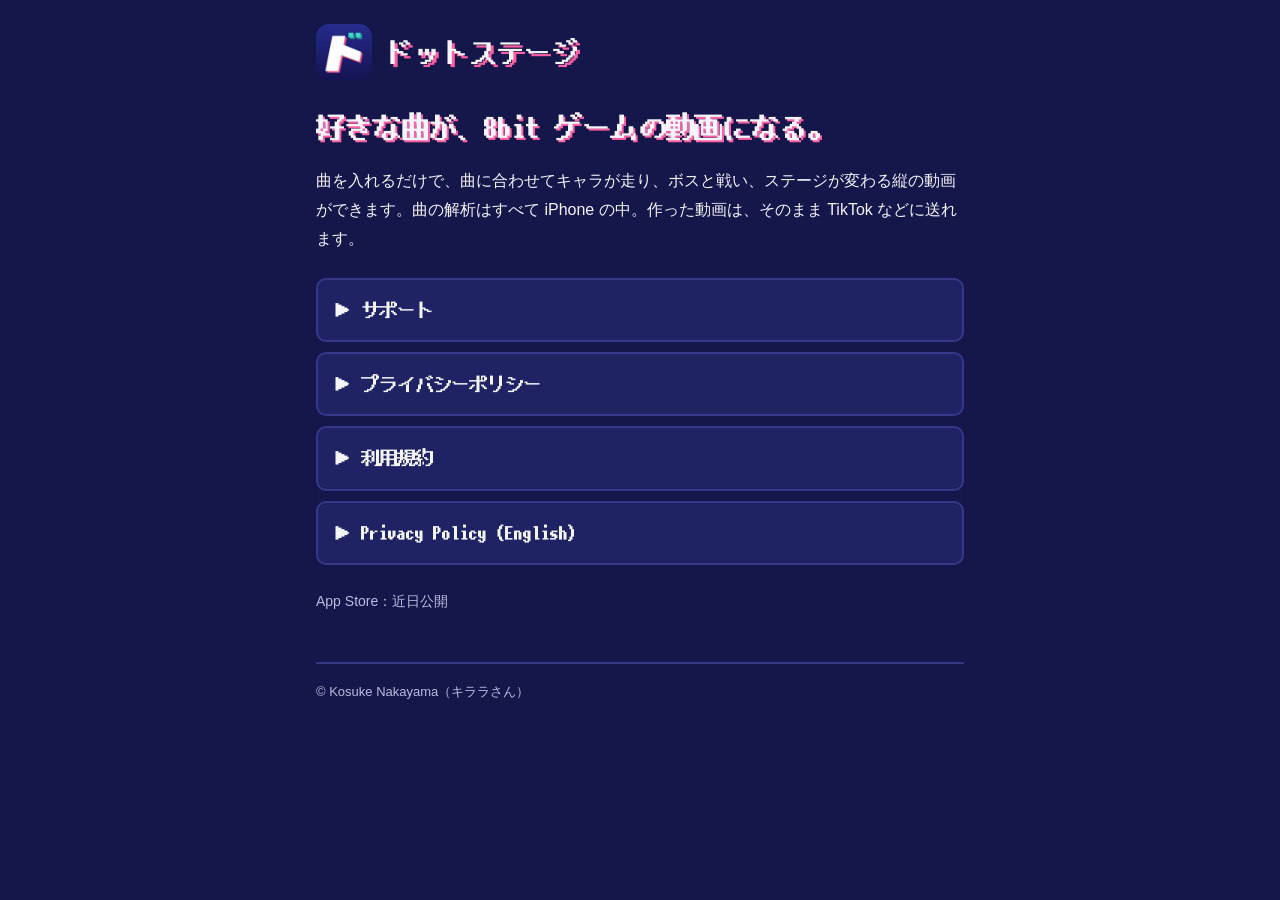
<file: index.html>
<!doctype html>
<html lang="ja">
<head>
<meta charset="utf-8">
<meta name="viewport" content="width=device-width, initial-scale=1">
<title>ドットステージ</title>
<meta name="description" content="好きな曲が 8bit ゲームの動画になる iPhone アプリ">
<link rel="stylesheet" href="style.css">
<link rel="icon" href="icon.png">
</head>
<body>
<div class="wrap">
<header><img src="icon.png" alt=""><span class="logo">ドットステージ</span></header>

<h1>好きな曲が、8bit ゲームの動画になる。</h1>
<p>曲を入れるだけで、曲に合わせてキャラが走り、ボスと戦い、ステージが変わる縦の動画ができます。曲の解析はすべて iPhone の中。作った動画は、そのまま TikTok などに送れます。</p>

<nav class="pages">
<a href="support.html">▶ サポート</a>
<a href="privacy.html">▶ プライバシーポリシー</a>
<a href="terms.html">▶ 利用規約</a>
<a href="privacy-en.html" lang="en">▶ Privacy Policy (English)</a>
</nav>

<p class="sub">App Store：近日公開</p>

<footer><span>© Kosuke Nakayama（キララさん）</span></footer>
</div>
</body>
</html>
</file>
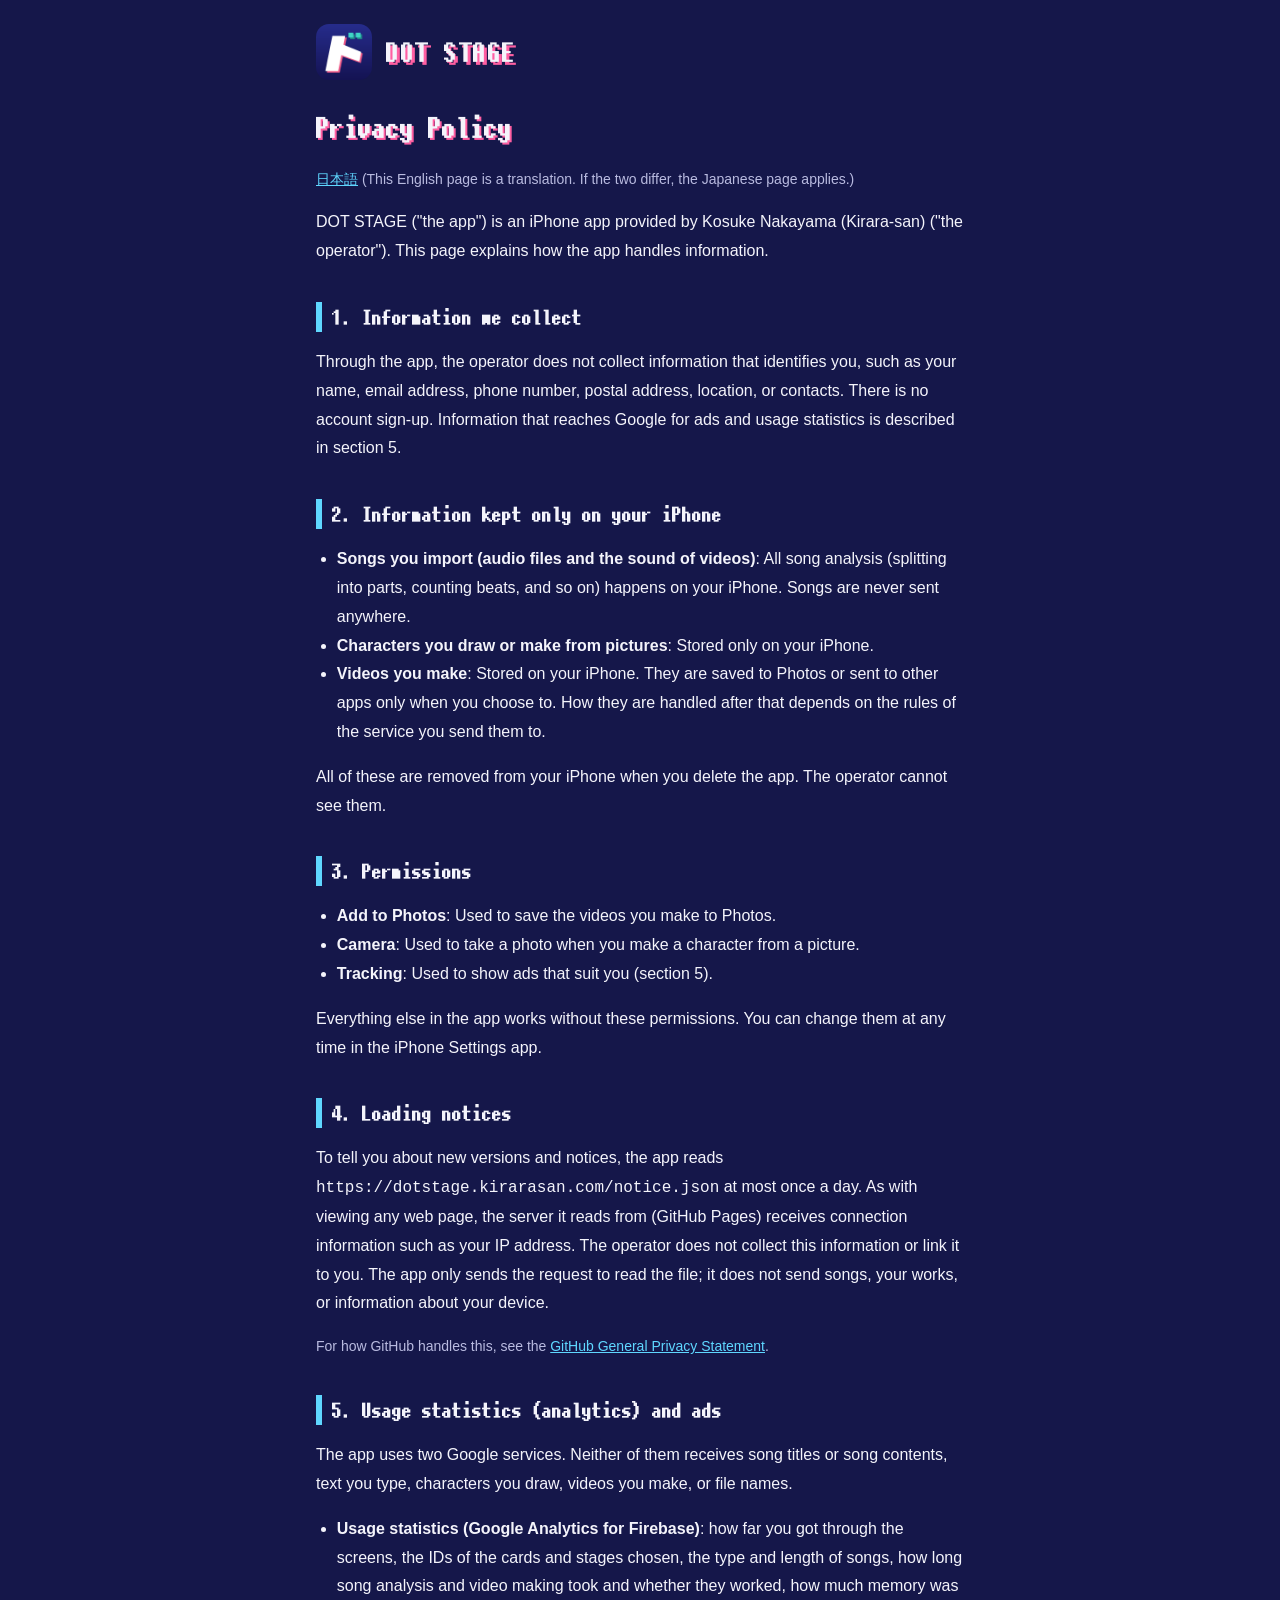
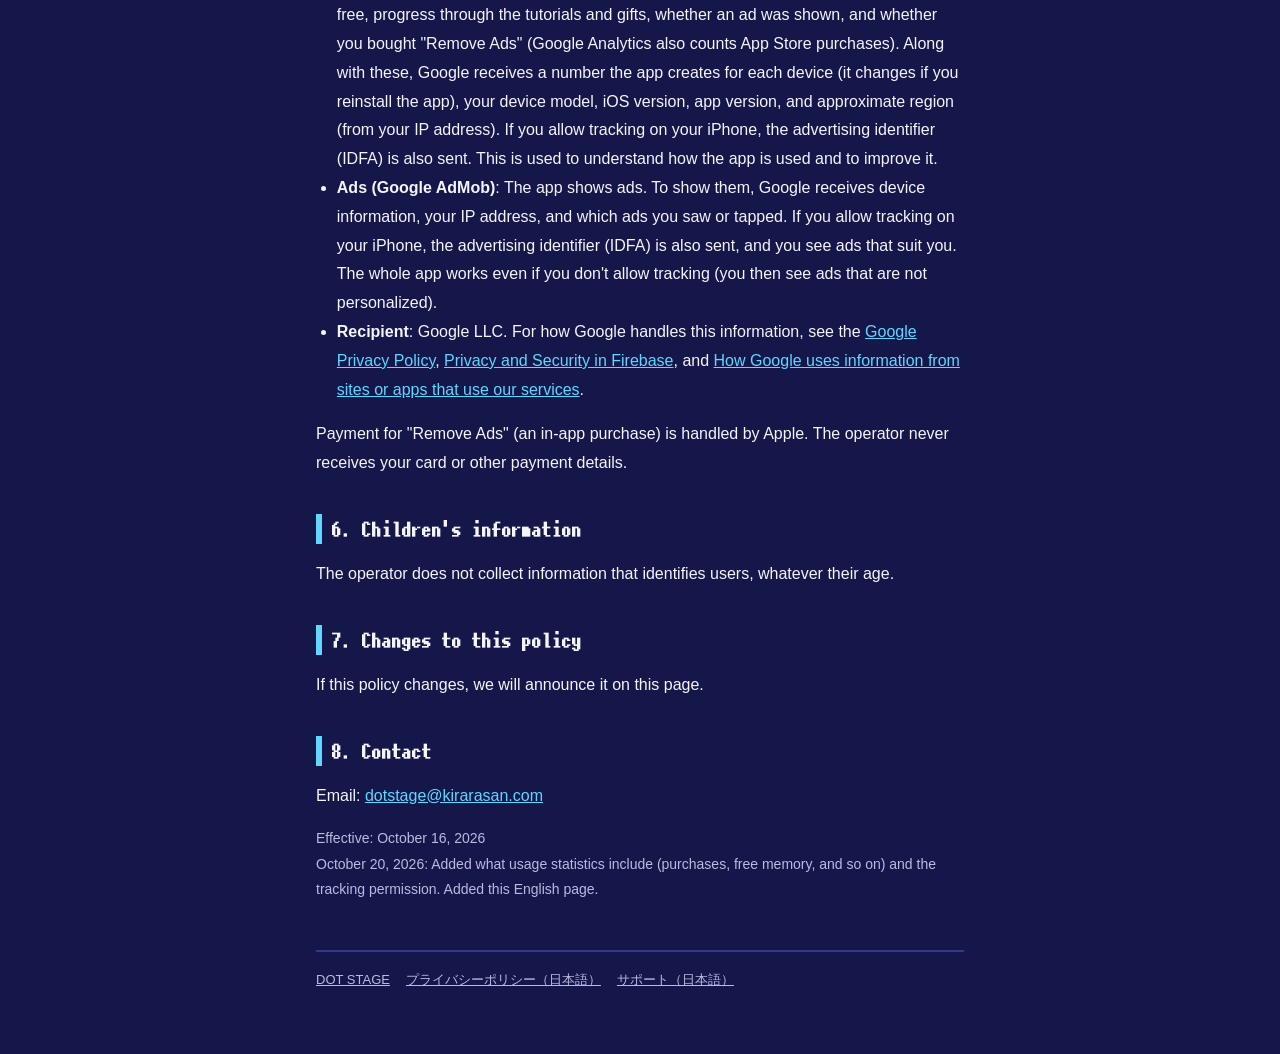
<file: privacy-en.html>
<!doctype html>
<html lang="en">
<head>
<meta charset="utf-8">
<meta name="viewport" content="width=device-width, initial-scale=1">
<title>Privacy Policy | DOT STAGE</title>
<link rel="stylesheet" href="style.css">
<link rel="icon" href="icon.png">
</head>
<body>
<div class="wrap">
<header><a href="./"><img src="icon.png" alt=""><span class="logo">DOT STAGE</span></a></header>

<h1>Privacy Policy</h1>
<p class="sub"><a href="privacy.html" lang="ja">日本語</a> (This English page is a translation. If the two differ, the Japanese page applies.)</p>
<p>DOT STAGE ("the app") is an iPhone app provided by Kosuke Nakayama (Kirara-san) ("the operator"). This page explains how the app handles information.</p>

<h2>1. Information we collect</h2>
<p>Through the app, the operator does not collect information that identifies you, such as your name, email address, phone number, postal address, location, or contacts. There is no account sign-up. Information that reaches Google for ads and usage statistics is described in section 5.</p>

<h2>2. Information kept only on your iPhone</h2>
<ul>
<li><b>Songs you import (audio files and the sound of videos)</b>: All song analysis (splitting into parts, counting beats, and so on) happens on your iPhone. Songs are never sent anywhere.</li>
<li><b>Characters you draw or make from pictures</b>: Stored only on your iPhone.</li>
<li><b>Videos you make</b>: Stored on your iPhone. They are saved to Photos or sent to other apps only when you choose to. How they are handled after that depends on the rules of the service you send them to.</li>
</ul>
<p>All of these are removed from your iPhone when you delete the app. The operator cannot see them.</p>

<h2>3. Permissions</h2>
<ul>
<li><b>Add to Photos</b>: Used to save the videos you make to Photos.</li>
<li><b>Camera</b>: Used to take a photo when you make a character from a picture.</li>
<li><b>Tracking</b>: Used to show ads that suit you (section 5).</li>
</ul>
<p>Everything else in the app works without these permissions. You can change them at any time in the iPhone Settings app.</p>

<h2>4. Loading notices</h2>
<p>To tell you about new versions and notices, the app reads <code>https://dotstage.kirarasan.com/notice.json</code> at most once a day. As with viewing any web page, the server it reads from (GitHub Pages) receives connection information such as your IP address. The operator does not collect this information or link it to you. The app only sends the request to read the file; it does not send songs, your works, or information about your device.</p>
<p class="sub">For how GitHub handles this, see the <a href="https://docs.github.com/en/site-policy/privacy-policies/github-general-privacy-statement">GitHub General Privacy Statement</a>.</p>

<h2>5. Usage statistics (analytics) and ads</h2>
<p>The app uses two Google services. Neither of them receives song titles or song contents, text you type, characters you draw, videos you make, or file names.</p>
<ul>
<li><b>Usage statistics (Google Analytics for Firebase)</b>: how far you got through the screens, the IDs of the cards and stages chosen, the type and length of songs, how long song analysis and video making took and whether they worked, how much memory was free, progress through the tutorials and gifts, whether an ad was shown, and whether you bought "Remove Ads" (Google Analytics also counts App Store purchases). Along with these, Google receives a number the app creates for each device (it changes if you reinstall the app), your device model, iOS version, app version, and approximate region (from your IP address). If you allow tracking on your iPhone, the advertising identifier (IDFA) is also sent. This is used to understand how the app is used and to improve it.</li>
<li><b>Ads (Google AdMob)</b>: The app shows ads. To show them, Google receives device information, your IP address, and which ads you saw or tapped. If you allow tracking on your iPhone, the advertising identifier (IDFA) is also sent, and you see ads that suit you. The whole app works even if you don't allow tracking (you then see ads that are not personalized).</li>
<li><b>Recipient</b>: Google LLC. For how Google handles this information, see the <a href="https://policies.google.com/privacy?hl=en">Google Privacy Policy</a>, <a href="https://firebase.google.com/support/privacy?hl=en">Privacy and Security in Firebase</a>, and <a href="https://policies.google.com/technologies/partner-sites?hl=en">How Google uses information from sites or apps that use our services</a>.</li>
</ul>
<p>Payment for "Remove Ads" (an in-app purchase) is handled by Apple. The operator never receives your card or other payment details.</p>

<h2>6. Children's information</h2>
<p>The operator does not collect information that identifies users, whatever their age.</p>

<h2>7. Changes to this policy</h2>
<p>If this policy changes, we will announce it on this page.</p>

<h2>8. Contact</h2>
<p>Email: <a href="mailto:dotstage@kirarasan.com">dotstage@kirarasan.com</a></p>

<p class="sub">Effective: October 16, 2026<br>October 20, 2026: Added what usage statistics include (purchases, free memory, and so on) and the tracking permission. Added this English page.</p>

<footer><a href="./">DOT STAGE</a><a href="privacy.html" lang="ja">プライバシーポリシー（日本語）</a><a href="support.html" lang="ja">サポート（日本語）</a></footer>
</div>
</body>
</html>
</file>
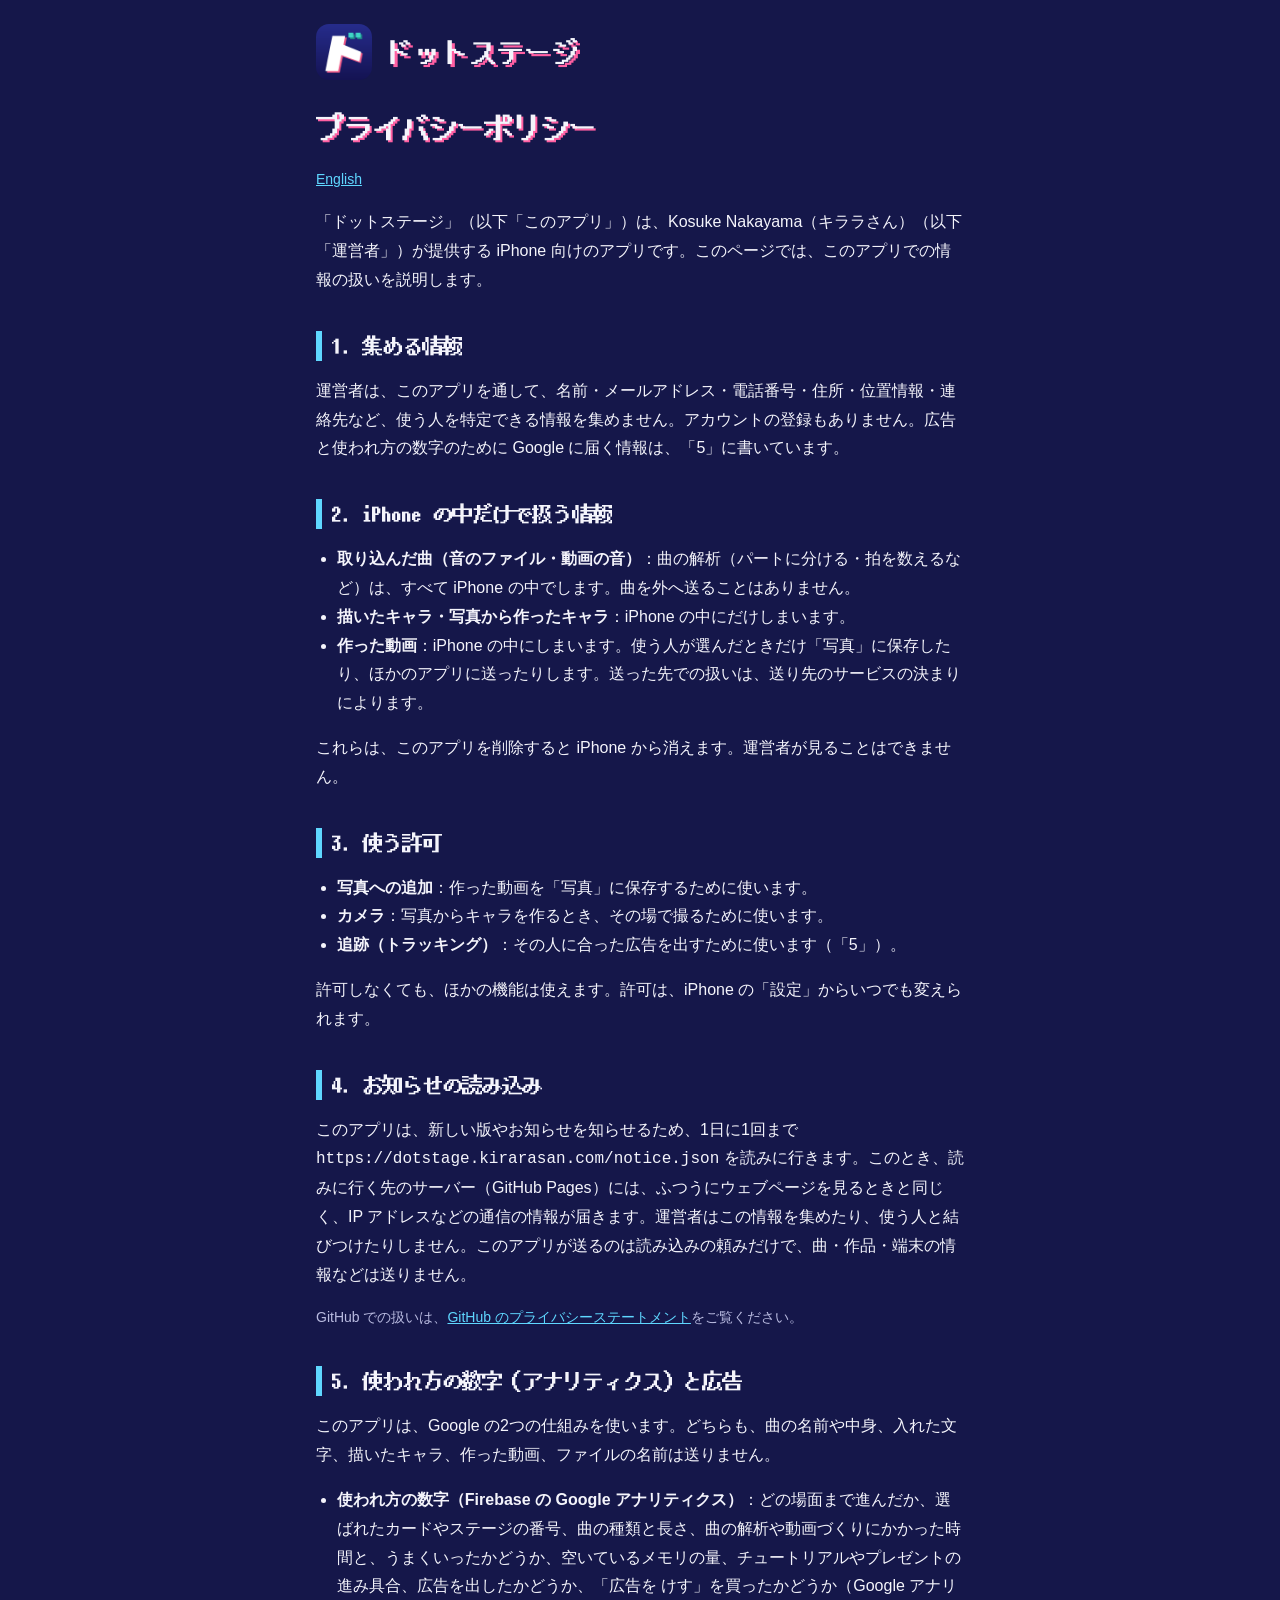
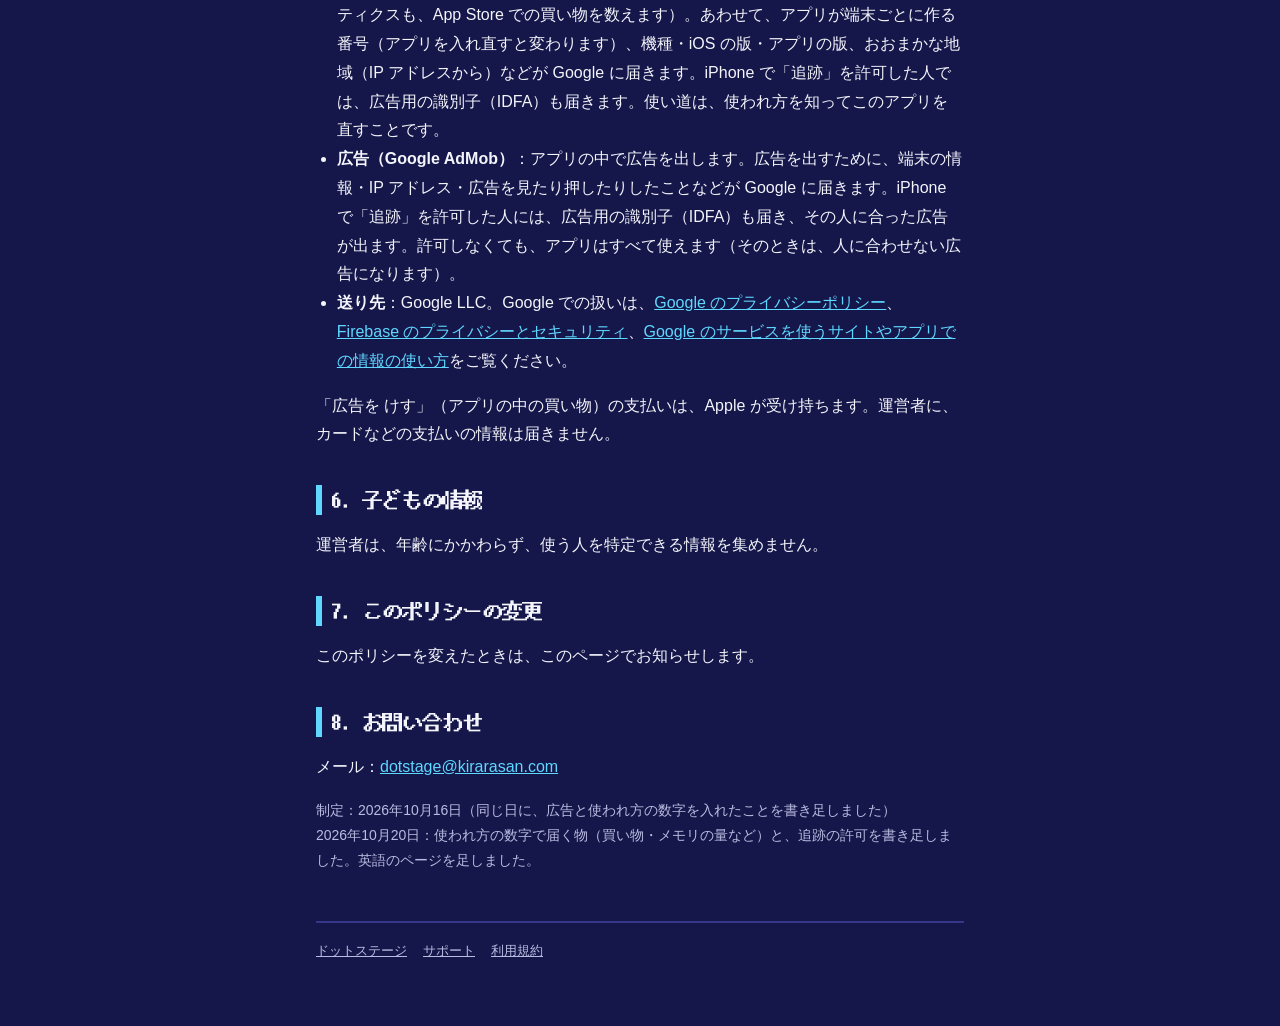
<file: privacy.html>
<!doctype html>
<html lang="ja">
<head>
<meta charset="utf-8">
<meta name="viewport" content="width=device-width, initial-scale=1">
<title>プライバシーポリシー | ドットステージ</title>
<link rel="stylesheet" href="style.css">
<link rel="icon" href="icon.png">
</head>
<body>
<div class="wrap">
<header><a href="./"><img src="icon.png" alt=""><span class="logo">ドットステージ</span></a></header>

<h1>プライバシーポリシー</h1>
<p class="sub"><a href="privacy-en.html" lang="en">English</a></p>
<p>「ドットステージ」（以下「このアプリ」）は、Kosuke Nakayama（キララさん）（以下「運営者」）が提供する iPhone 向けのアプリです。このページでは、このアプリでの情報の扱いを説明します。</p>

<h2>1. 集める情報</h2>
<p>運営者は、このアプリを通して、名前・メールアドレス・電話番号・住所・位置情報・連絡先など、使う人を特定できる情報を集めません。アカウントの登録もありません。広告と使われ方の数字のために Google に届く情報は、「5」に書いています。</p>

<h2>2. iPhone の中だけで扱う情報</h2>
<ul>
<li><b>取り込んだ曲（音のファイル・動画の音）</b>：曲の解析（パートに分ける・拍を数えるなど）は、すべて iPhone の中でします。曲を外へ送ることはありません。</li>
<li><b>描いたキャラ・写真から作ったキャラ</b>：iPhone の中にだけしまいます。</li>
<li><b>作った動画</b>：iPhone の中にしまいます。使う人が選んだときだけ「写真」に保存したり、ほかのアプリに送ったりします。送った先での扱いは、送り先のサービスの決まりによります。</li>
</ul>
<p>これらは、このアプリを削除すると iPhone から消えます。運営者が見ることはできません。</p>

<h2>3. 使う許可</h2>
<ul>
<li><b>写真への追加</b>：作った動画を「写真」に保存するために使います。</li>
<li><b>カメラ</b>：写真からキャラを作るとき、その場で撮るために使います。</li>
<li><b>追跡（トラッキング）</b>：その人に合った広告を出すために使います（「5」）。</li>
</ul>
<p>許可しなくても、ほかの機能は使えます。許可は、iPhone の「設定」からいつでも変えられます。</p>

<h2>4. お知らせの読み込み</h2>
<p>このアプリは、新しい版やお知らせを知らせるため、1日に1回まで <code>https://dotstage.kirarasan.com/notice.json</code> を読みに行きます。このとき、読みに行く先のサーバー（GitHub Pages）には、ふつうにウェブページを見るときと同じく、IP アドレスなどの通信の情報が届きます。運営者はこの情報を集めたり、使う人と結びつけたりしません。このアプリが送るのは読み込みの頼みだけで、曲・作品・端末の情報などは送りません。</p>
<p class="sub">GitHub での扱いは、<a href="https://docs.github.com/ja/site-policy/privacy-policies/github-general-privacy-statement">GitHub のプライバシーステートメント</a>をご覧ください。</p>

<h2>5. 使われ方の数字（アナリティクス）と広告</h2>
<p>このアプリは、Google の2つの仕組みを使います。どちらも、曲の名前や中身、入れた文字、描いたキャラ、作った動画、ファイルの名前は送りません。</p>
<ul>
<li><b>使われ方の数字（Firebase の Google アナリティクス）</b>：どの場面まで進んだか、選ばれたカードやステージの番号、曲の種類と長さ、曲の解析や動画づくりにかかった時間と、うまくいったかどうか、空いているメモリの量、チュートリアルやプレゼントの進み具合、広告を出したかどうか、「広告を けす」を買ったかどうか（Google アナリティクスも、App Store での買い物を数えます）。あわせて、アプリが端末ごとに作る番号（アプリを入れ直すと変わります）、機種・iOS の版・アプリの版、おおまかな地域（IP アドレスから）などが Google に届きます。iPhone で「追跡」を許可した人では、広告用の識別子（IDFA）も届きます。使い道は、使われ方を知ってこのアプリを直すことです。</li>
<li><b>広告（Google AdMob）</b>：アプリの中で広告を出します。広告を出すために、端末の情報・IP アドレス・広告を見たり押したりしたことなどが Google に届きます。iPhone で「追跡」を許可した人には、広告用の識別子（IDFA）も届き、その人に合った広告が出ます。許可しなくても、アプリはすべて使えます（そのときは、人に合わせない広告になります）。</li>
<li><b>送り先</b>：Google LLC。Google での扱いは、<a href="https://policies.google.com/privacy?hl=ja">Google のプライバシーポリシー</a>、<a href="https://firebase.google.com/support/privacy?hl=ja">Firebase のプライバシーとセキュリティ</a>、<a href="https://policies.google.com/technologies/partner-sites?hl=ja">Google のサービスを使うサイトやアプリでの情報の使い方</a>をご覧ください。</li>
</ul>
<p>「広告を けす」（アプリの中の買い物）の支払いは、Apple が受け持ちます。運営者に、カードなどの支払いの情報は届きません。</p>

<h2>6. 子どもの情報</h2>
<p>運営者は、年齢にかかわらず、使う人を特定できる情報を集めません。</p>

<h2>7. このポリシーの変更</h2>
<p>このポリシーを変えたときは、このページでお知らせします。</p>

<h2>8. お問い合わせ</h2>
<p>メール：<a href="mailto:dotstage@kirarasan.com">dotstage@kirarasan.com</a></p>

<p class="sub">制定：2026年10月16日（同じ日に、広告と使われ方の数字を入れたことを書き足しました）<br>2026年10月20日：使われ方の数字で届く物（買い物・メモリの量など）と、追跡の許可を書き足しました。英語のページを足しました。</p>

<footer><a href="./">ドットステージ</a><a href="support.html">サポート</a><a href="terms.html">利用規約</a></footer>
</div>
</body>
</html>
</file>
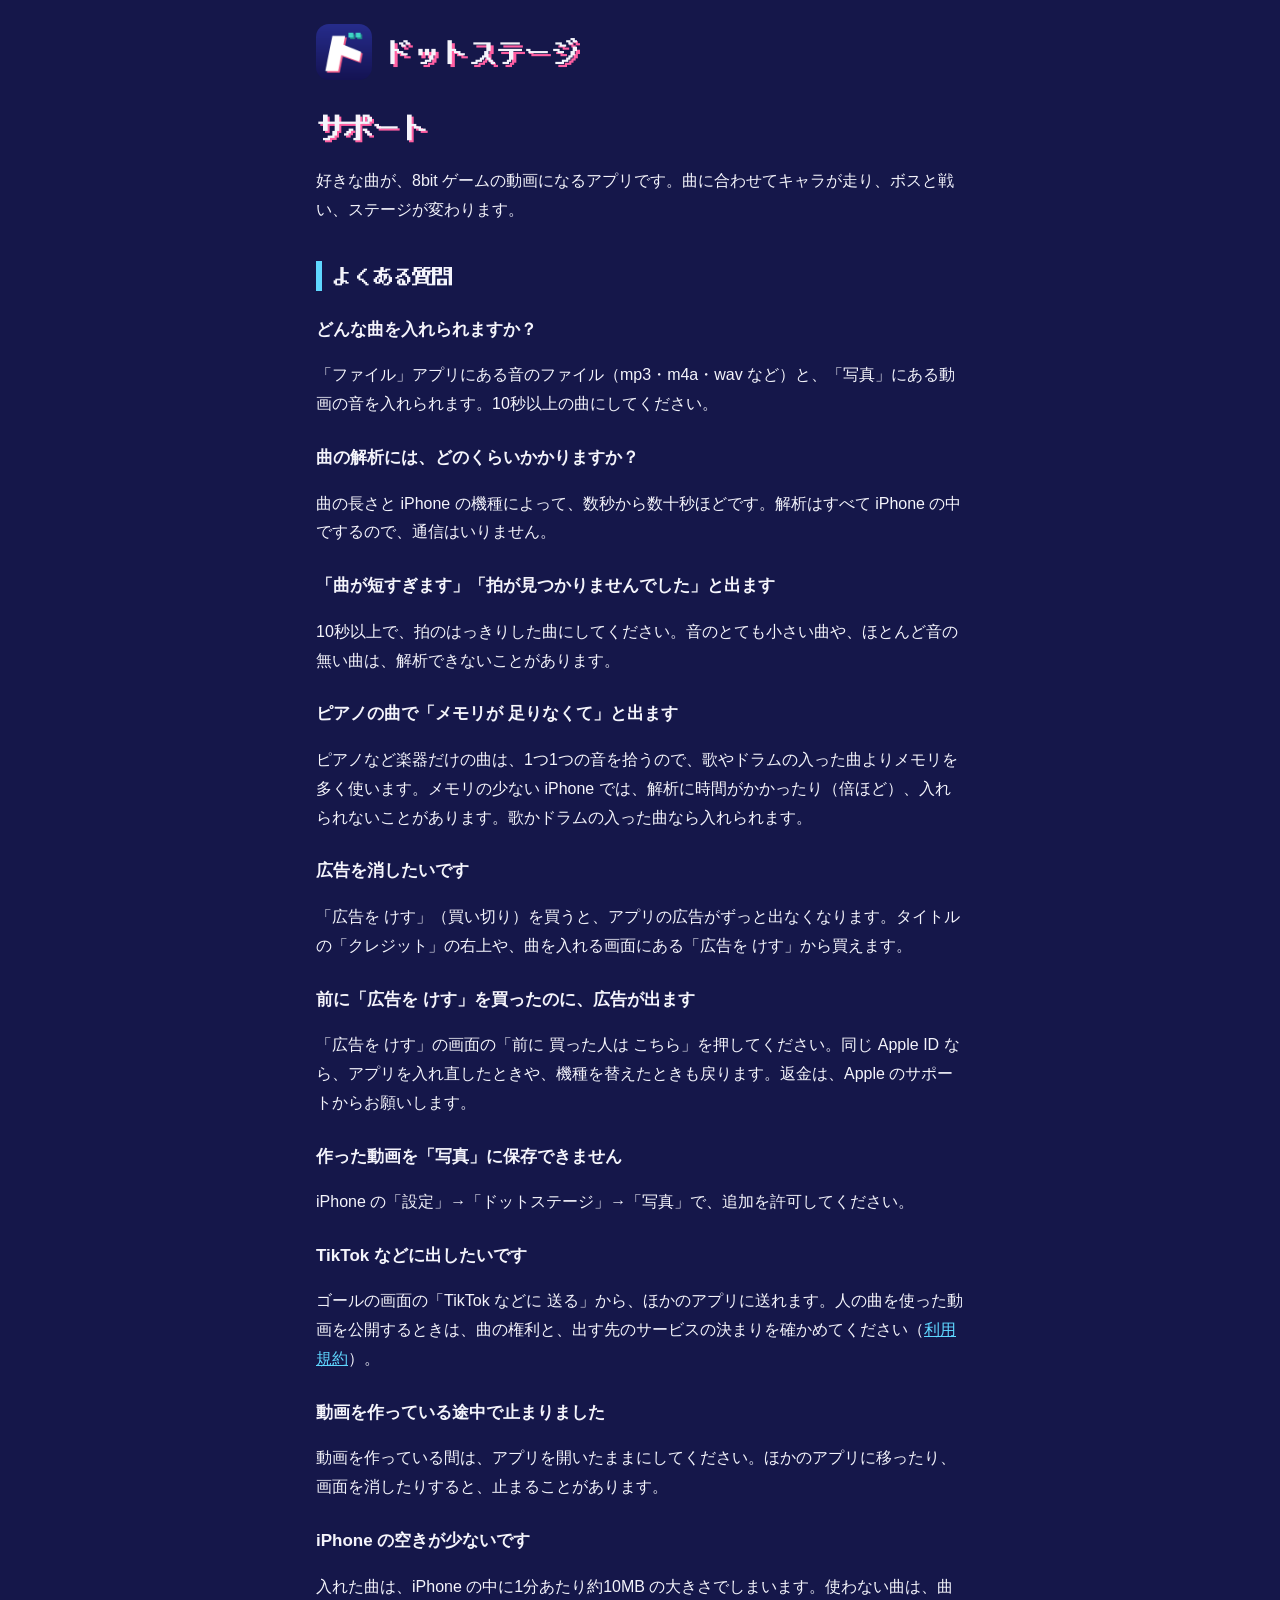
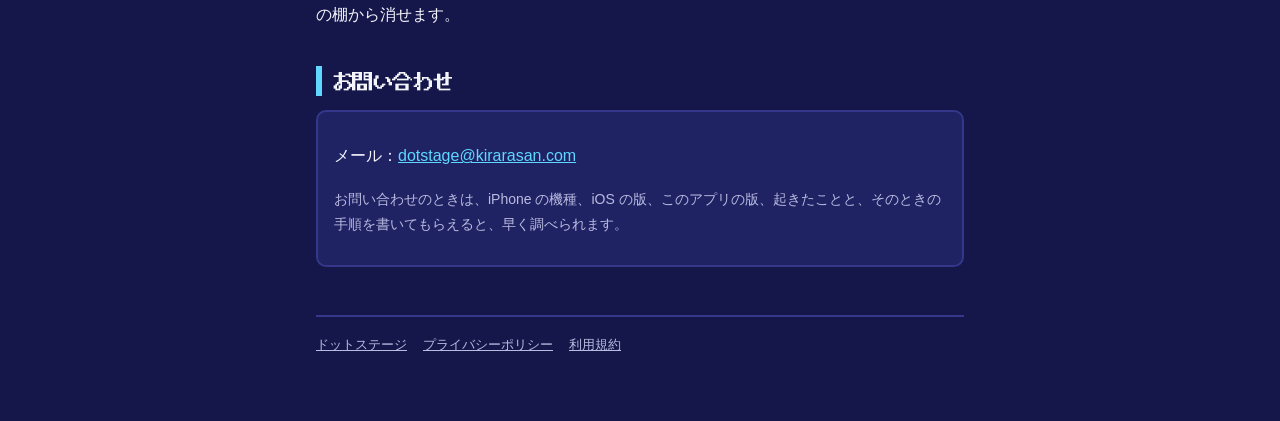
<file: support.html>
<!doctype html>
<html lang="ja">
<head>
<meta charset="utf-8">
<meta name="viewport" content="width=device-width, initial-scale=1">
<title>サポート | ドットステージ</title>
<link rel="stylesheet" href="style.css">
<link rel="icon" href="icon.png">
</head>
<body>
<div class="wrap">
<header><a href="./"><img src="icon.png" alt=""><span class="logo">ドットステージ</span></a></header>

<h1>サポート</h1>
<p>好きな曲が、8bit ゲームの動画になるアプリです。曲に合わせてキャラが走り、ボスと戦い、ステージが変わります。</p>

<h2>よくある質問</h2>

<h3>どんな曲を入れられますか？</h3>
<p>「ファイル」アプリにある音のファイル（mp3・m4a・wav など）と、「写真」にある動画の音を入れられます。10秒以上の曲にしてください。</p>

<h3>曲の解析には、どのくらいかかりますか？</h3>
<p>曲の長さと iPhone の機種によって、数秒から数十秒ほどです。解析はすべて iPhone の中でするので、通信はいりません。</p>

<h3>「曲が短すぎます」「拍が見つかりませんでした」と出ます</h3>
<p>10秒以上で、拍のはっきりした曲にしてください。音のとても小さい曲や、ほとんど音の無い曲は、解析できないことがあります。</p>

<h3>ピアノの曲で「メモリが 足りなくて」と出ます</h3>
<p>ピアノなど楽器だけの曲は、1つ1つの音を拾うので、歌やドラムの入った曲よりメモリを多く使います。メモリの少ない iPhone では、解析に時間がかかったり（倍ほど）、入れられないことがあります。歌かドラムの入った曲なら入れられます。</p>

<h3>広告を消したいです</h3>
<p>「広告を けす」（買い切り）を買うと、アプリの広告がずっと出なくなります。タイトルの「クレジット」の右上や、曲を入れる画面にある「広告を けす」から買えます。</p>

<h3>前に「広告を けす」を買ったのに、広告が出ます</h3>
<p>「広告を けす」の画面の「前に 買った人は こちら」を押してください。同じ Apple ID なら、アプリを入れ直したときや、機種を替えたときも戻ります。返金は、Apple のサポートからお願いします。</p>

<h3>作った動画を「写真」に保存できません</h3>
<p>iPhone の「設定」→「ドットステージ」→「写真」で、追加を許可してください。</p>

<h3>TikTok などに出したいです</h3>
<p>ゴールの画面の「TikTok などに 送る」から、ほかのアプリに送れます。人の曲を使った動画を公開するときは、曲の権利と、出す先のサービスの決まりを確かめてください（<a href="terms.html">利用規約</a>）。</p>

<h3>動画を作っている途中で止まりました</h3>
<p>動画を作っている間は、アプリを開いたままにしてください。ほかのアプリに移ったり、画面を消したりすると、止まることがあります。</p>

<h3>iPhone の空きが少ないです</h3>
<p>入れた曲は、iPhone の中に1分あたり約10MB の大きさでしまいます。使わない曲は、曲の棚から消せます。</p>

<h2>お問い合わせ</h2>
<div class="card">
<p>メール：<a href="mailto:dotstage@kirarasan.com">dotstage@kirarasan.com</a></p>
<p class="sub">お問い合わせのときは、iPhone の機種、iOS の版、このアプリの版、起きたことと、そのときの手順を書いてもらえると、早く調べられます。</p>
</div>

<footer><a href="./">ドットステージ</a><a href="privacy.html">プライバシーポリシー</a><a href="terms.html">利用規約</a></footer>
</div>
</body>
</html>
</file>
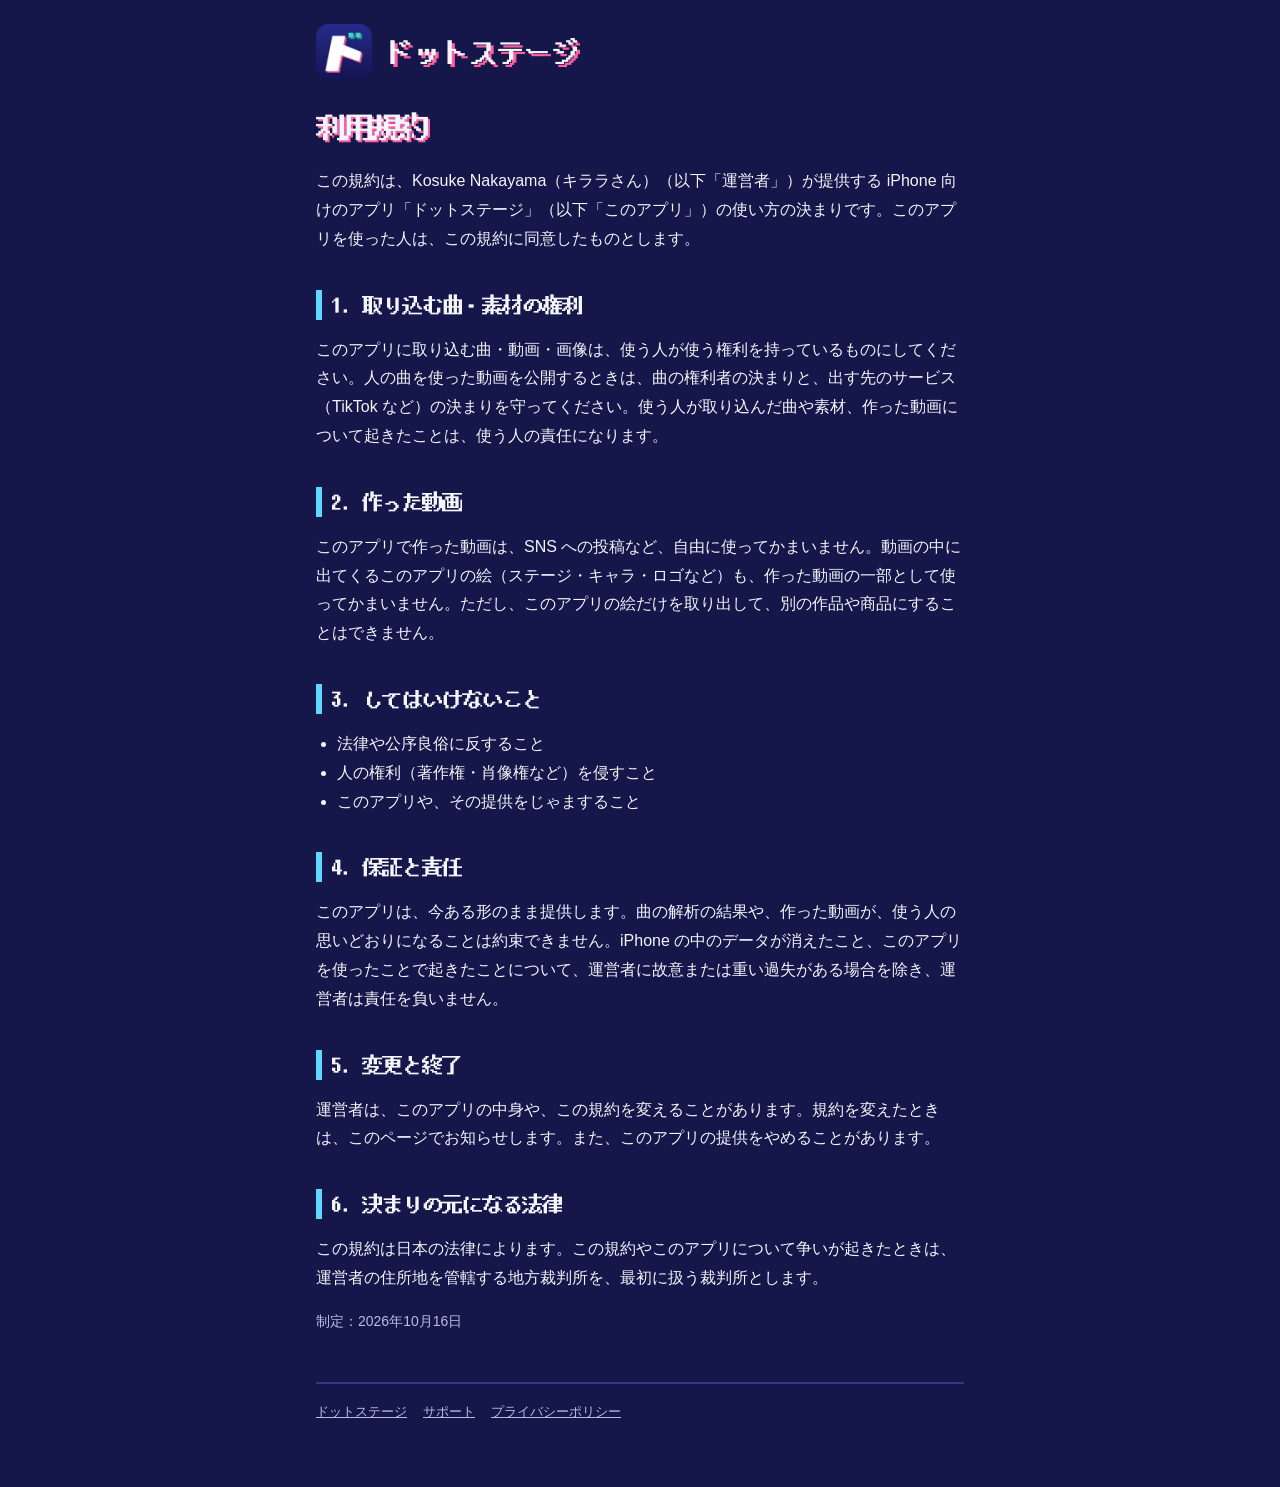
<file: terms.html>
<!doctype html>
<html lang="ja">
<head>
<meta charset="utf-8">
<meta name="viewport" content="width=device-width, initial-scale=1">
<title>利用規約 | ドットステージ</title>
<link rel="stylesheet" href="style.css">
<link rel="icon" href="icon.png">
</head>
<body>
<div class="wrap">
<header><a href="./"><img src="icon.png" alt=""><span class="logo">ドットステージ</span></a></header>

<h1>利用規約</h1>
<p>この規約は、Kosuke Nakayama（キララさん）（以下「運営者」）が提供する iPhone 向けのアプリ「ドットステージ」（以下「このアプリ」）の使い方の決まりです。このアプリを使った人は、この規約に同意したものとします。</p>

<h2>1. 取り込む曲・素材の権利</h2>
<p>このアプリに取り込む曲・動画・画像は、使う人が使う権利を持っているものにしてください。人の曲を使った動画を公開するときは、曲の権利者の決まりと、出す先のサービス（TikTok など）の決まりを守ってください。使う人が取り込んだ曲や素材、作った動画について起きたことは、使う人の責任になります。</p>

<h2>2. 作った動画</h2>
<p>このアプリで作った動画は、SNS への投稿など、自由に使ってかまいません。動画の中に出てくるこのアプリの絵（ステージ・キャラ・ロゴなど）も、作った動画の一部として使ってかまいません。ただし、このアプリの絵だけを取り出して、別の作品や商品にすることはできません。</p>

<h2>3. してはいけないこと</h2>
<ul>
<li>法律や公序良俗に反すること</li>
<li>人の権利（著作権・肖像権など）を侵すこと</li>
<li>このアプリや、その提供をじゃますること</li>
</ul>

<h2>4. 保証と責任</h2>
<p>このアプリは、今ある形のまま提供します。曲の解析の結果や、作った動画が、使う人の思いどおりになることは約束できません。iPhone の中のデータが消えたこと、このアプリを使ったことで起きたことについて、運営者に故意または重い過失がある場合を除き、運営者は責任を負いません。</p>

<h2>5. 変更と終了</h2>
<p>運営者は、このアプリの中身や、この規約を変えることがあります。規約を変えたときは、このページでお知らせします。また、このアプリの提供をやめることがあります。</p>

<h2>6. 決まりの元になる法律</h2>
<p>この規約は日本の法律によります。この規約やこのアプリについて争いが起きたときは、運営者の住所地を管轄する地方裁判所を、最初に扱う裁判所とします。</p>

<p class="sub">制定：2026年10月16日</p>

<footer><a href="./">ドットステージ</a><a href="support.html">サポート</a><a href="privacy.html">プライバシーポリシー</a></footer>
</div>
</body>
</html>
</file>
<file: style.css>
/* ドットステージのサイト（お知らせ・プライバシーポリシー・サポート・利用規約）。色はアプリのアイコン（紺の地・白・ピンクの影・水色） */
@font-face { font-family: "PixelMplus12B"; src: url("fonts/PixelMplus12-Bold.ttf") format("truetype"); font-display: swap; }
:root { --bg: #15174a; --panel: #1f2263; --text: #f4f4fb; --sub: #b9bbe0; --pink: #ff5fa2; --cyan: #5fd7ff; --line: #34378a; }
* { box-sizing: border-box; }
html { -webkit-text-size-adjust: 100%; }
body { margin: 0; background: var(--bg); color: var(--text); font: 16px/1.8 -apple-system, "Hiragino Sans", "Hiragino Kaku Gothic ProN", "Noto Sans JP", sans-serif; }
a { color: var(--cyan); }
.wrap { max-width: 680px; margin: 0 auto; padding: 24px 16px 64px; }
header { display: flex; align-items: center; gap: 14px; margin-bottom: 28px; }
header img { width: 56px; height: 56px; border-radius: 13px; image-rendering: auto; }
header a { color: inherit; text-decoration: none; display: flex; align-items: center; gap: 14px; }
.logo { font-family: "PixelMplus12B", monospace; font-size: 26px; letter-spacing: 0.06em; text-shadow: 3px 3px 0 var(--pink); }
h1 { font-family: "PixelMplus12B", monospace; font-size: 28px; line-height: 1.4; margin: 8px 0 20px; text-shadow: 2px 2px 0 var(--pink); }
h2 { font-family: "PixelMplus12B", monospace; font-size: 20px; line-height: 1.5; margin: 36px 0 10px; padding-left: 10px; border-left: 6px solid var(--cyan); }
h3 { font-size: 17px; margin: 24px 0 6px; }
p, li { color: var(--text); }
.sub { color: var(--sub); font-size: 14px; }
ul { padding-left: 1.3em; }
.card { background: var(--panel); border: 2px solid var(--line); border-radius: 10px; padding: 14px 16px; margin: 14px 0; }
nav.pages { display: grid; gap: 10px; margin: 24px 0; }
nav.pages a { display: block; background: var(--panel); border: 2px solid var(--line); border-radius: 10px; padding: 14px 16px; color: var(--text); text-decoration: none; font-family: "PixelMplus12B", monospace; font-size: 18px; }
nav.pages a:hover, nav.pages a:focus { border-color: var(--cyan); }
footer { margin-top: 48px; padding-top: 16px; border-top: 2px solid var(--line); color: var(--sub); font-size: 13px; display: flex; flex-wrap: wrap; gap: 8px 16px; }
footer a { color: var(--sub); }
.todo { background: #5a2140; color: #ffd6e7; padding: 0 4px; border-radius: 3px; }
</file>
